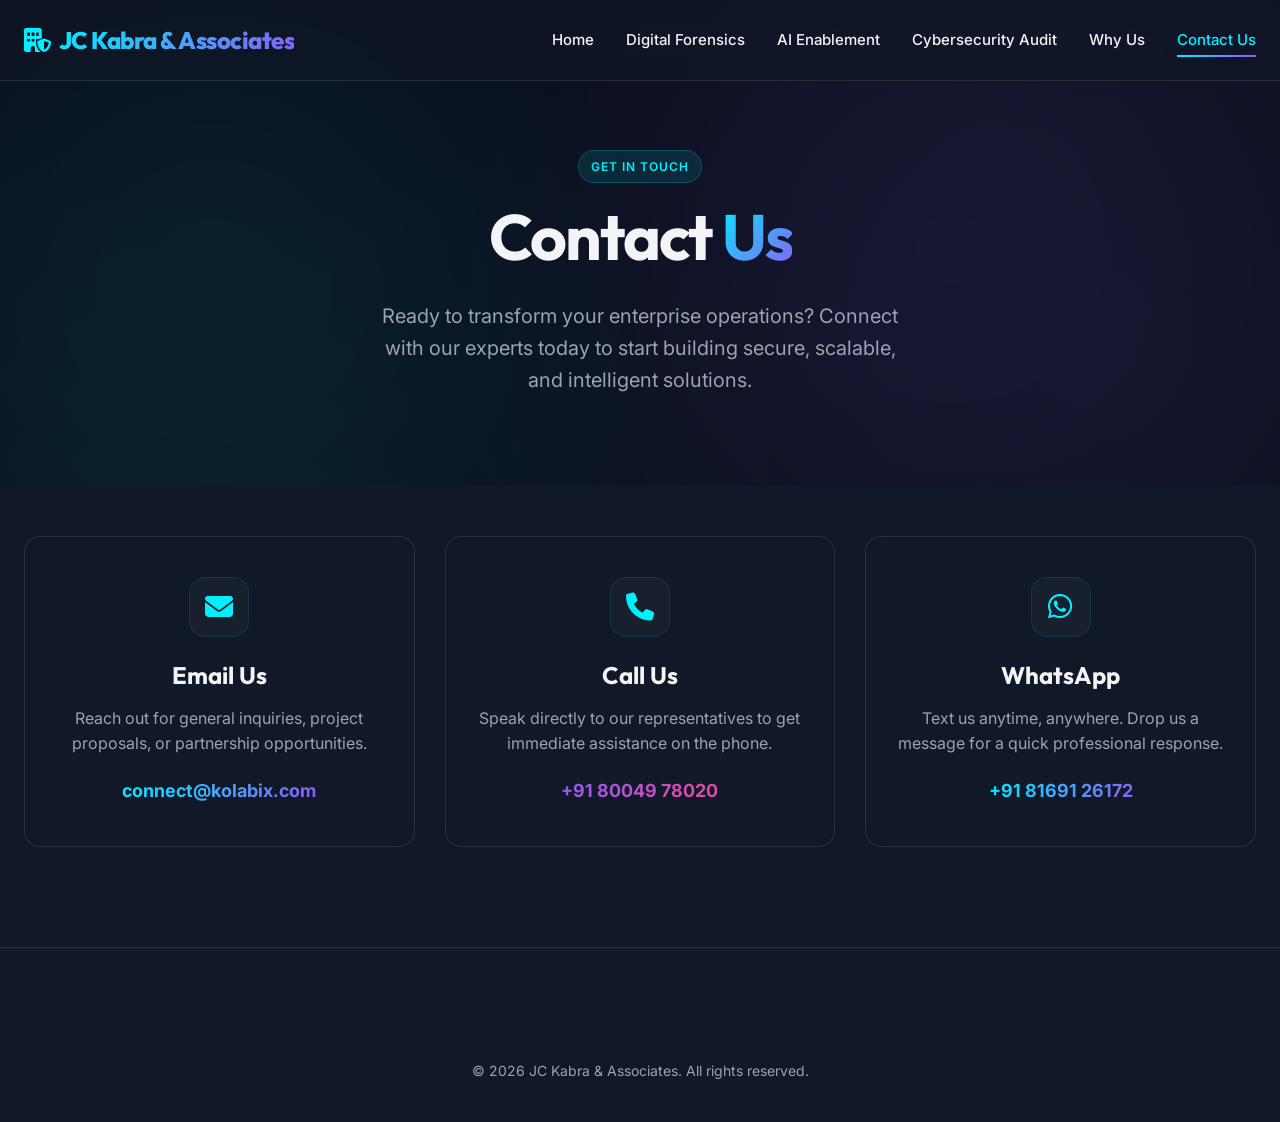
<file: Contact us.html>
<!DOCTYPE html>
<html lang="en">
<head>
    <meta charset="UTF-8">
    <meta name="viewport" content="width=device-width, initial-scale=1.0">
    <title>Contact Us - JCKCA Demo</title>
    <link rel="stylesheet" href="styles.css">
    <link rel="stylesheet" href="https://cdnjs.cloudflare.com/ajax/libs/font-awesome/6.4.0/css/all.min.css">
</head>
<body>
    <header>
        <div class="container nav-container">
            <a href="index.html" class="logo">
                <i class="fa-solid fa-building-shield" style="color: var(--accent-cyan)"></i>
                <span>JC Kabra & Associates</span>
            </a>
            
            <ul class="nav-links">
                <li><a href="index.html">Home</a></li>
                <li><a href="Digital%20Forensics.html">Digital Forensics</a></li>
                <li><a href="AI%20Enablement.html">AI Enablement</a></li>
                <li><a href="Cybersecurity%20Audit.html">Cybersecurity Audit</a></li>
                <li><a href="Why%20Us.html">Why Us</a></li>
                <li><a href="Contact%20us.html" class="active">Contact Us</a></li>
            </ul>
        </div>
    </header>

    <main>
        <section class="hero" style="min-height: 50vh; padding: 150px 0 50px;">
            <div class="container hero-grid" style="grid-template-columns: 1fr; text-align: center;">
                <div class="hero-content">
                    <span class="badge">Get In Touch</span>
                    <h1>Contact <span class="text-gradient">Us</span></h1>
                    <p style="margin: 0 auto 40px;">Ready to transform your enterprise operations? Connect with our experts today to start building secure, scalable, and intelligent solutions.</p>
                </div>
            </div>
        </section>

        <section class="section-padding" style="background: var(--bg-secondary)">
            <div class="container">
                <div class="grid-3" style="margin-top: -50px;">
                    <div class="feature-card" style="text-align: center;">
                        <div class="feature-icon" style="margin: 0 auto 24px;"><i class="fa-solid fa-envelope"></i></div>
                        <h3>Email Us</h3>
                        <p style="margin-bottom: 20px;">Reach out for general inquiries, project proposals, or partnership opportunities.</p>
                        <a href="mailto:connect@kolabix.com" class="text-gradient" style="font-size: 18px; font-weight: bold; overflow-wrap: anywhere;">connect@kolabix.com</a>
                    </div>

                    <div class="feature-card" style="text-align: center;">
                        <div class="feature-icon" style="margin: 0 auto 24px;"><i class="fa-solid fa-phone"></i></div>
                        <h3>Call Us</h3>
                        <p style="margin-bottom: 20px;">Speak directly to our representatives to get immediate assistance on the phone.</p>
                        <a href="tel:+918004978020" class="text-gradient-alt" style="font-size: 18px; font-weight: bold;">+91 80049 78020</a>
                    </div>

                    <div class="feature-card" style="text-align: center;">
                        <div class="feature-icon" style="margin: 0 auto 24px;"><i class="fa-brands fa-whatsapp"></i></div>
                        <h3>WhatsApp</h3>
                        <p style="margin-bottom: 20px;">Text us anytime, anywhere. Drop us a message for a quick professional response.</p>
                        <a href="https://wa.me/918169126172" target="_blank" class="text-gradient" style="font-size: 18px; font-weight: bold;">+91 81691 26172</a>
                    </div>
                </div>
            </div>
        </section>
    </main>

    <footer style="margin-top: 0">
        <div class="container">
            <div class="footer-bottom" style="border-top: none">
                &copy; 2026 JC Kabra & Associates. All rights reserved.
            </div>
        </div>
    </footer>
</body>
</html>
</file>
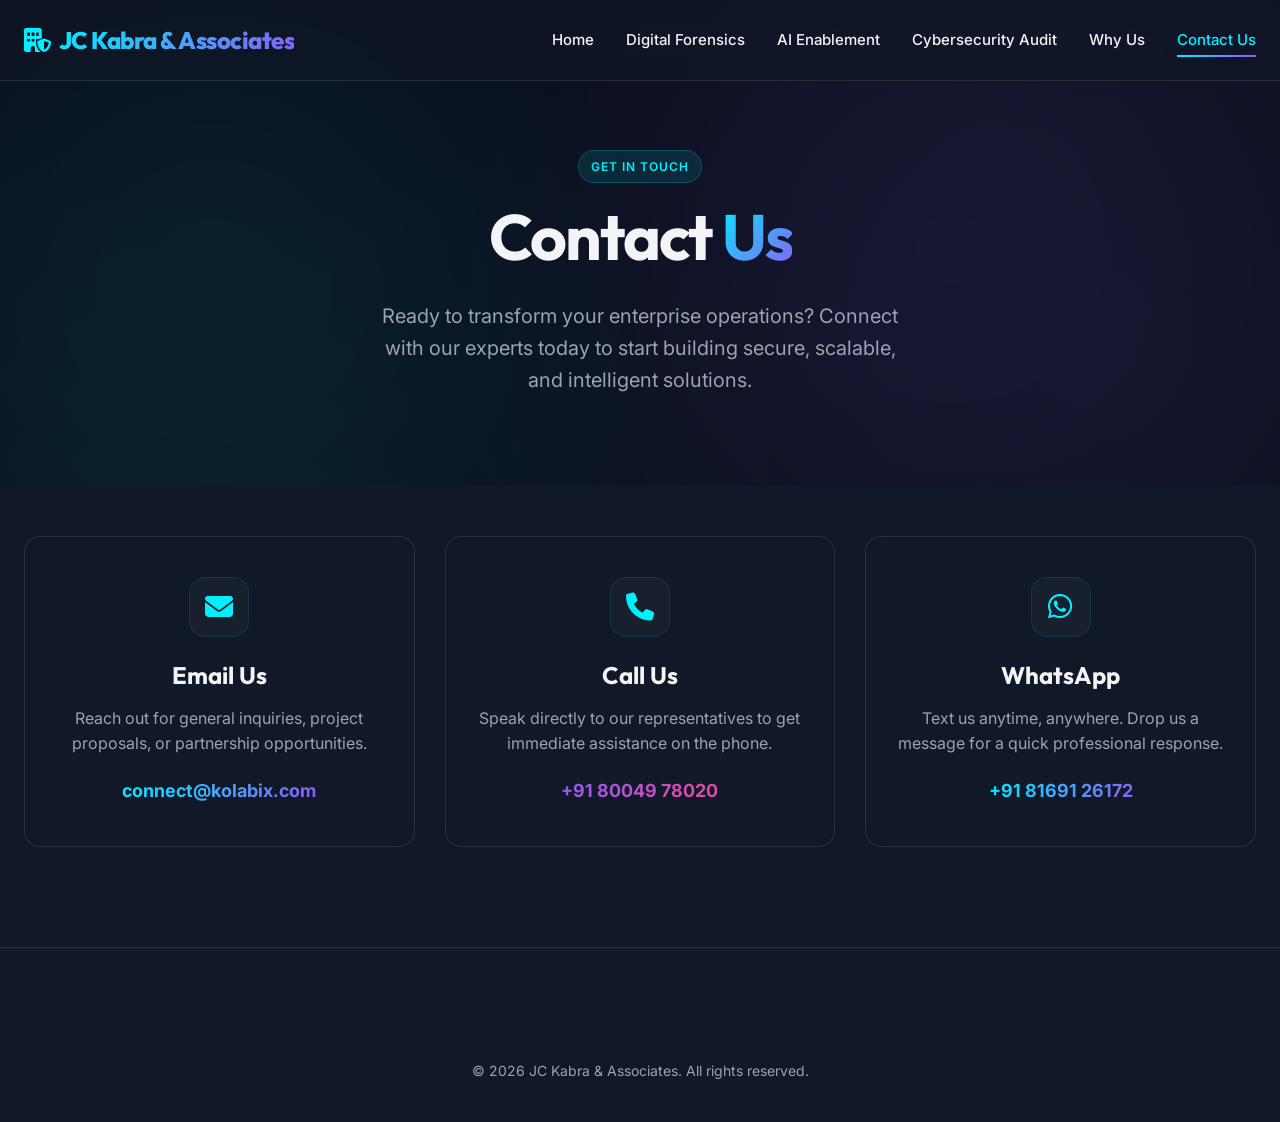
<file: Contact_Us.html>
<!DOCTYPE html>
<html lang="en">
<head>
    <meta charset="UTF-8">
    <meta name="viewport" content="width=device-width, initial-scale=1.0">
    <title>Contact Us - JCKCA Demo</title>
    <link rel="stylesheet" href="styles.css">
    <link rel="stylesheet" href="https://cdnjs.cloudflare.com/ajax/libs/font-awesome/6.4.0/css/all.min.css">
</head>
<body>
    <header>
        <div class="container nav-container">
            <a href="index.html" class="logo">
                <i class="fa-solid fa-building-shield" style="color: var(--accent-cyan)"></i>
                <span>JC Kabra & Associates</span>
            </a>
            
            <ul class="nav-links">
                <li><a href="index.html">Home</a></li>
                <li><a href="Digital_Forensics.html">Digital Forensics</a></li>
                <li><a href="AI_Enablement.html">AI Enablement</a></li>
                <li><a href="Cybersecurity_Audit.html">Cybersecurity Audit</a></li>
                <li><a href="Why_Us.html">Why Us</a></li>
                <li><a href="Contact_Us.html" class="active">Contact Us</a></li>
            </ul>
        </div>
    </header>

    <main>
        <section class="hero" style="min-height: 50vh; padding: 150px 0 50px;">
            <div class="container hero-grid" style="grid-template-columns: 1fr; text-align: center;">
                <div class="hero-content">
                    <span class="badge">Get In Touch</span>
                    <h1>Contact <span class="text-gradient">Us</span></h1>
                    <p style="margin: 0 auto 40px;">Ready to transform your enterprise operations? Connect with our experts today to start building secure, scalable, and intelligent solutions.</p>
                </div>
            </div>
        </section>

        <section class="section-padding" style="background: var(--bg-secondary)">
            <div class="container">
                <div class="grid-3" style="margin-top: -50px;">
                    <div class="feature-card" style="text-align: center;">
                        <div class="feature-icon" style="margin: 0 auto 24px;"><i class="fa-solid fa-envelope"></i></div>
                        <h3>Email Us</h3>
                        <p style="margin-bottom: 20px;">Reach out for general inquiries, project proposals, or partnership opportunities.</p>
                        <a href="mailto:connect@kolabix.com" class="text-gradient" style="font-size: 18px; font-weight: bold; overflow-wrap: anywhere;">connect@kolabix.com</a>
                    </div>

                    <div class="feature-card" style="text-align: center;">
                        <div class="feature-icon" style="margin: 0 auto 24px;"><i class="fa-solid fa-phone"></i></div>
                        <h3>Call Us</h3>
                        <p style="margin-bottom: 20px;">Speak directly to our representatives to get immediate assistance on the phone.</p>
                        <a href="tel:+918004978020" class="text-gradient-alt" style="font-size: 18px; font-weight: bold;">+91 80049 78020</a>
                    </div>

                    <div class="feature-card" style="text-align: center;">
                        <div class="feature-icon" style="margin: 0 auto 24px;"><i class="fa-brands fa-whatsapp"></i></div>
                        <h3>WhatsApp</h3>
                        <p style="margin-bottom: 20px;">Text us anytime, anywhere. Drop us a message for a quick professional response.</p>
                        <a href="https://wa.me/918169126172" target="_blank" class="text-gradient" style="font-size: 18px; font-weight: bold;">+91 81691 26172</a>
                    </div>
                </div>
            </div>
        </section>
    </main>

    <footer style="margin-top: 0">
        <div class="container">
            <div class="footer-bottom" style="border-top: none">
                &copy; 2026 JC Kabra & Associates. All rights reserved.
            </div>
        </div>
    </footer>
</body>
</html>
</file>
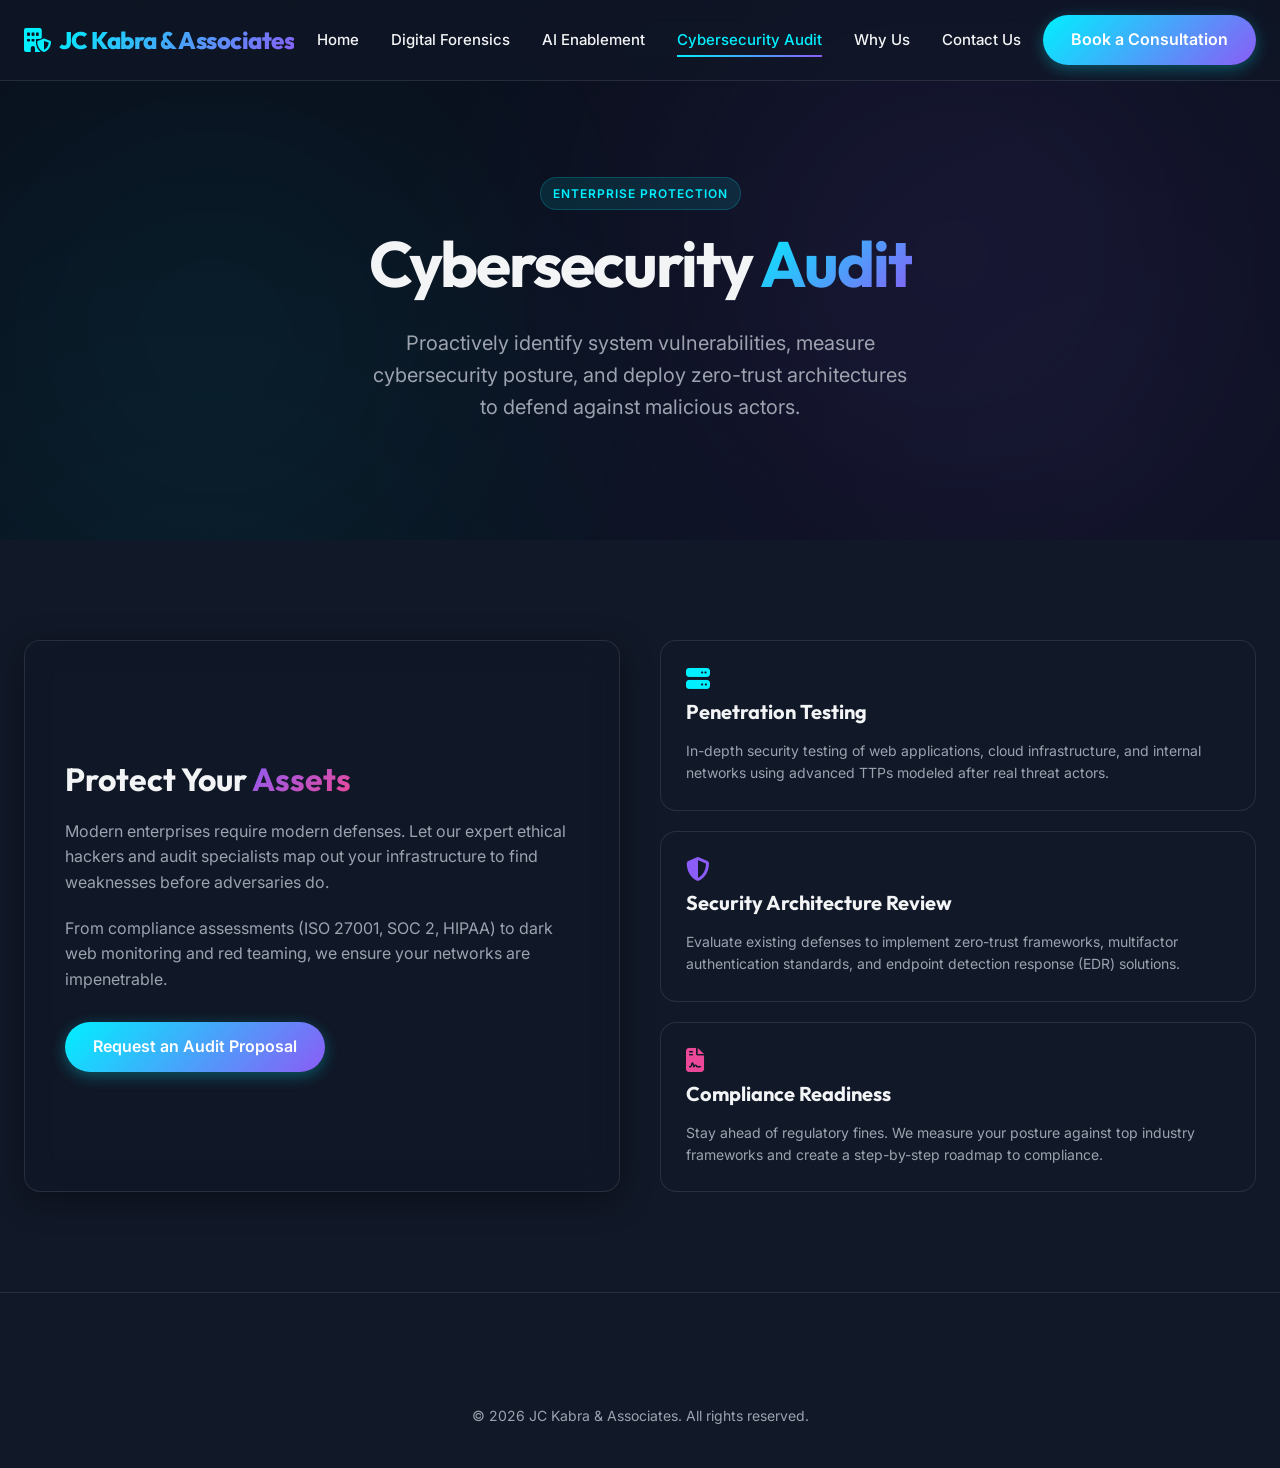
<file: Cybersecurity Audit.html>
<!DOCTYPE html>
<html lang="en">
<head>
    <meta charset="UTF-8">
    <meta name="viewport" content="width=device-width, initial-scale=1.0">
    <title>Cybersecurity Audit - JCKCA Demo</title>
    <link rel="stylesheet" href="styles.css">
    <link rel="stylesheet" href="https://cdnjs.cloudflare.com/ajax/libs/font-awesome/6.4.0/css/all.min.css">
</head>
<body>
    <header>
        <div class="container nav-container">
            <a href="index.html" class="logo">
                <i class="fa-solid fa-building-shield" style="color: var(--accent-cyan)"></i>
                <span>JC Kabra & Associates</span>
            </a>
            
            <ul class="nav-links">
                <li><a href="index.html">Home</a></li>
                <li><a href="Digital%20Forensics.html">Digital Forensics</a></li>
                <li><a href="AI%20Enablement.html">AI Enablement</a></li>
                <li><a href="Cybersecurity%20Audit.html" class="active">Cybersecurity Audit</a></li>
                <li><a href="Why%20Us.html">Why Us</a></li>
                <li><a href="Contact%20us.html">Contact Us</a></li>
            </ul>
            
            <a href="Contact%20us.html" class="btn btn-primary">Book a Consultation</a>
        </div>
    </header>

    <main>
        <section class="hero" style="min-height: 60vh; padding: 150px 0 50px;">
            <div class="container hero-grid" style="grid-template-columns: 1fr; text-align: center;">
                <div class="hero-content">
                    <span class="badge">Enterprise Protection</span>
                    <h1>Cybersecurity <span class="text-gradient">Audit</span></h1>
                    <p style="margin: 0 auto 40px;">Proactively identify system vulnerabilities, measure cybersecurity posture, and deploy zero-trust architectures to defend against malicious actors.</p>
                </div>
            </div>
        </section>

        <section class="section-padding" style="background: var(--bg-secondary)">
            <div class="container">
                <div class="grid-2">
                    <div class="glass-panel" style="display: flex; flex-direction: column; justify-content: center;">
                        <h2 style="font-size: 32px; margin-bottom: 20px;">Protect Your <span class="text-gradient-alt">Assets</span></h2>
                        <p style="color: var(--text-secondary); margin-bottom: 20px;">Modern enterprises require modern defenses. Let our expert ethical hackers and audit specialists map out your infrastructure to find weaknesses before adversaries do.</p>
                        <p style="color: var(--text-secondary); margin-bottom: 30px;">From compliance assessments (ISO 27001, SOC 2, HIPAA) to dark web monitoring and red teaming, we ensure your networks are impenetrable.</p>
                        <a href="Contact%20us.html" class="btn btn-primary" style="align-self: flex-start;">Request an Audit Proposal</a>
                    </div>
                    
                    <div style="display: grid; grid-template-columns: 1fr; gap: 20px;">
                        <div class="feature-card" style="padding: 25px;">
                            <i class="fa-solid fa-server" style="font-size: 24px; color: var(--accent-cyan); margin-bottom: 10px;"></i>
                            <h3 style="font-size: 20px;">Penetration Testing</h3>
                            <p style="font-size: 14px;">In-depth security testing of web applications, cloud infrastructure, and internal networks using advanced TTPs modeled after real threat actors.</p>
                        </div>
                        <div class="feature-card" style="padding: 25px;">
                            <i class="fa-solid fa-shield-halved" style="font-size: 24px; color: var(--accent-purple); margin-bottom: 10px;"></i>
                            <h3 style="font-size: 20px;">Security Architecture Review</h3>
                            <p style="font-size: 14px;">Evaluate existing defenses to implement zero-trust frameworks, multifactor authentication standards, and endpoint detection response (EDR) solutions.</p>
                        </div>
                        <div class="feature-card" style="padding: 25px;">
                            <i class="fa-solid fa-file-contract" style="font-size: 24px; color: var(--accent-pink); margin-bottom: 10px;"></i>
                            <h3 style="font-size: 20px;">Compliance Readiness</h3>
                            <p style="font-size: 14px;">Stay ahead of regulatory fines. We measure your posture against top industry frameworks and create a step-by-step roadmap to compliance.</p>
                        </div>
                    </div>
                </div>
            </div>
        </section>
    </main>

    <footer style="margin-top: 0">
        <div class="container">
            <div class="footer-bottom" style="border-top: none">
                &copy; 2026 JC Kabra & Associates. All rights reserved.
            </div>
        </div>
    </footer>
</body>
</html>
</file>
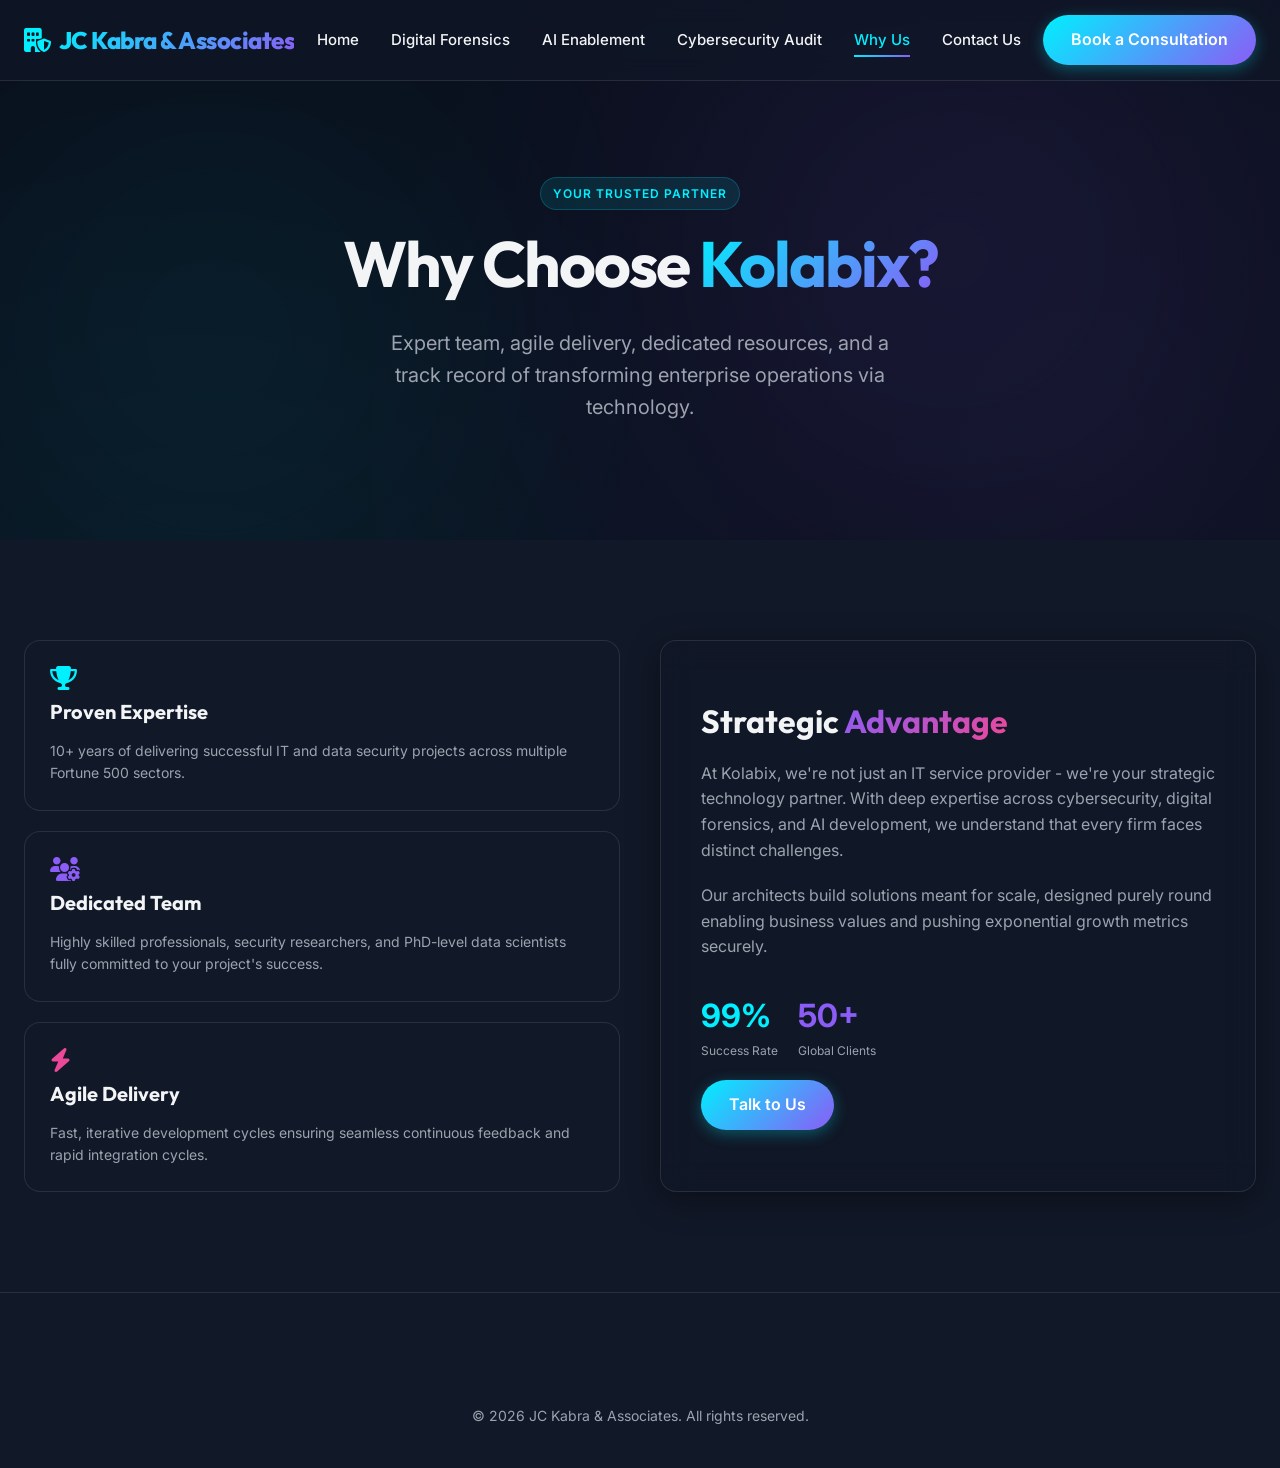
<file: Why Us.html>
<!DOCTYPE html>
<html lang="en">
<head>
    <meta charset="UTF-8">
    <meta name="viewport" content="width=device-width, initial-scale=1.0">
    <title>Why Us - JCKCA Demo</title>
    <link rel="stylesheet" href="styles.css">
    <link rel="stylesheet" href="https://cdnjs.cloudflare.com/ajax/libs/font-awesome/6.4.0/css/all.min.css">
</head>
<body>
    <header>
        <div class="container nav-container">
            <a href="index.html" class="logo">
                <i class="fa-solid fa-building-shield" style="color: var(--accent-cyan)"></i>
                <span>JC Kabra & Associates</span>
            </a>
            
            <ul class="nav-links">
                <li><a href="index.html">Home</a></li>
                <li><a href="Digital%20Forensics.html">Digital Forensics</a></li>
                <li><a href="AI%20Enablement.html">AI Enablement</a></li>
                <li><a href="Cybersecurity%20Audit.html">Cybersecurity Audit</a></li>
                <li><a href="Why%20Us.html" class="active">Why Us</a></li>
                <li><a href="Contact%20us.html">Contact Us</a></li>
            </ul>
            
            <a href="Contact%20us.html" class="btn btn-primary">Book a Consultation</a>
        </div>
    </header>

    <main>
        <section class="hero" style="min-height: 60vh; padding: 150px 0 50px;">
            <div class="container hero-grid" style="grid-template-columns: 1fr; text-align: center;">
                <div class="hero-content">
                    <span class="badge">Your Trusted Partner</span>
                    <h1>Why Choose <span class="text-gradient">Kolabix?</span></h1>
                    <p style="margin: 0 auto 40px;">Expert team, agile delivery, dedicated resources, and a track record of transforming enterprise operations via technology.</p>
                </div>
            </div>
        </section>

        <section class="section-padding" style="background: var(--bg-secondary)">
            <div class="container">
                <div class="grid-2">
                    <div style="display: grid; grid-template-columns: 1fr; gap: 20px;">
                        <div class="feature-card" style="padding: 25px;">
                            <i class="fa-solid fa-trophy" style="font-size: 24px; color: var(--accent-cyan); margin-bottom: 10px;"></i>
                            <h3 style="font-size: 20px;">Proven Expertise</h3>
                            <p style="font-size: 14px;">10+ years of delivering successful IT and data security projects across multiple Fortune 500 sectors.</p>
                        </div>
                        <div class="feature-card" style="padding: 25px;">
                            <i class="fa-solid fa-users-gear" style="font-size: 24px; color: var(--accent-purple); margin-bottom: 10px;"></i>
                            <h3 style="font-size: 20px;">Dedicated Team</h3>
                            <p style="font-size: 14px;">Highly skilled professionals, security researchers, and PhD-level data scientists fully committed to your project's success.</p>
                        </div>
                        <div class="feature-card" style="padding: 25px;">
                            <i class="fa-solid fa-bolt" style="font-size: 24px; color: var(--accent-pink); margin-bottom: 10px;"></i>
                            <h3 style="font-size: 20px;">Agile Delivery</h3>
                            <p style="font-size: 14px;">Fast, iterative development cycles ensuring seamless continuous feedback and rapid integration cycles.</p>
                        </div>
                    </div>

                    <div class="glass-panel" style="display: flex; flex-direction: column; justify-content: center;">
                        <h2 style="font-size: 32px; margin-bottom: 20px;">Strategic <span class="text-gradient-alt">Advantage</span></h2>
                        <p style="color: var(--text-secondary); margin-bottom: 20px;">At Kolabix, we're not just an IT service provider - we're your strategic technology partner. With deep expertise across cybersecurity, digital forensics, and AI development, we understand that every firm faces distinct challenges.</p>
                        <p style="color: var(--text-secondary); margin-bottom: 30px;">Our architects build solutions meant for scale, designed purely round enabling business values and pushing exponential growth metrics securely.</p>
                        
                        <div style="display: flex; gap: 20px; align-items: center; margin-bottom: 20px;">
                            <div>
                                <div style="font-size: 32px; font-weight: bold; color: var(--accent-cyan);">99%</div>
                                <div style="font-size: 12px; color: var(--text-secondary);">Success Rate</div>
                            </div>
                            <div>
                                <div style="font-size: 32px; font-weight: bold; color: var(--accent-purple);">50+</div>
                                <div style="font-size: 12px; color: var(--text-secondary);">Global Clients</div>
                            </div>
                        </div>

                        <a href="Contact%20us.html" class="btn btn-primary" style="align-self: flex-start;">Talk to Us</a>
                    </div>
                </div>
            </div>
        </section>
    </main>

    <footer style="margin-top: 0">
        <div class="container">
            <div class="footer-bottom" style="border-top: none">
                &copy; 2026 JC Kabra & Associates. All rights reserved.
            </div>
        </div>
    </footer>
</body>
</html>
</file>
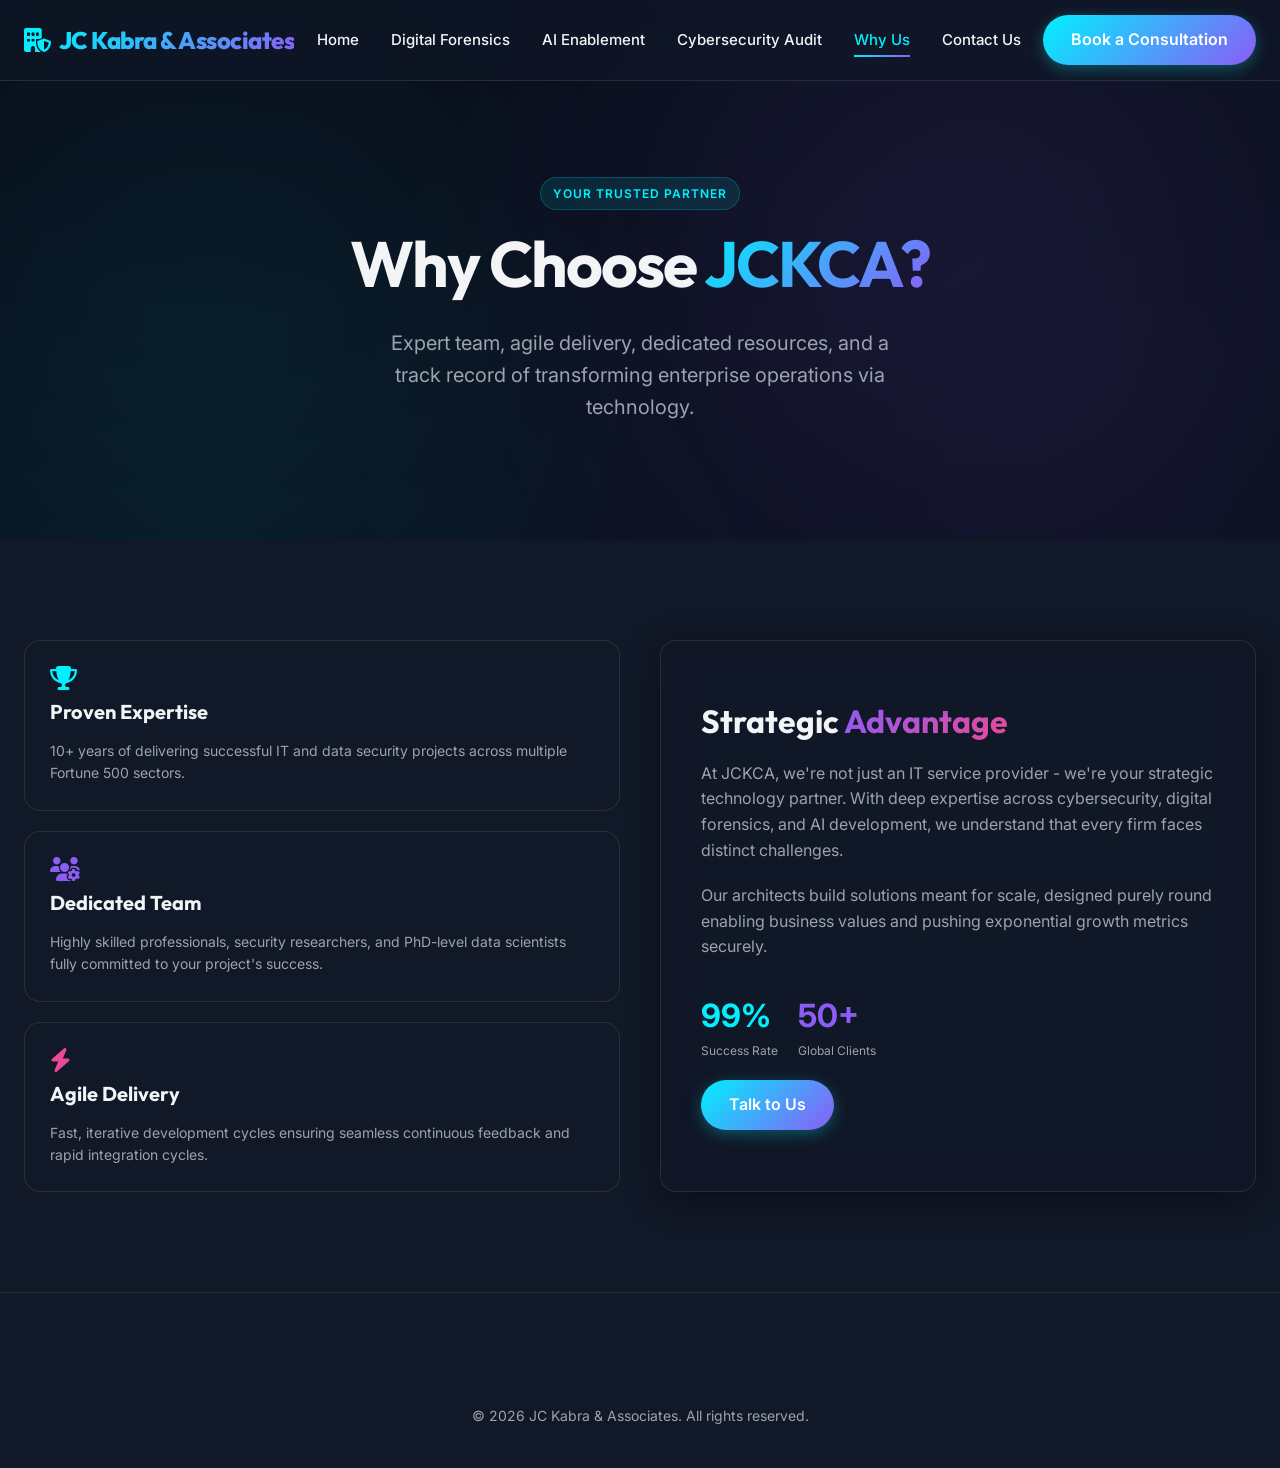
<file: Why_Us.html>
<!DOCTYPE html>
<html lang="en">
<head>
    <meta charset="UTF-8">
    <meta name="viewport" content="width=device-width, initial-scale=1.0">
    <title>Why Us - JCKCA Demo</title>
    <link rel="stylesheet" href="styles.css">
    <link rel="stylesheet" href="https://cdnjs.cloudflare.com/ajax/libs/font-awesome/6.4.0/css/all.min.css">
</head>
<body>
    <header>
        <div class="container nav-container">
            <a href="index.html" class="logo">
                <i class="fa-solid fa-building-shield" style="color: var(--accent-cyan)"></i>
                <span>JC Kabra & Associates</span>
            </a>
            
            <ul class="nav-links">
                <li><a href="index.html">Home</a></li>
                <li><a href="Digital_Forensics.html">Digital Forensics</a></li>
                <li><a href="AI_Enablement.html">AI Enablement</a></li>
                <li><a href="Cybersecurity_Audit.html">Cybersecurity Audit</a></li>
                <li><a href="Why_Us.html" class="active">Why Us</a></li>
                <li><a href="Contact_Us.html">Contact Us</a></li>
            </ul>
            
            <a href="Contact_Us.html" class="btn btn-primary">Book a Consultation</a>
        </div>
    </header>

    <main>
        <section class="hero" style="min-height: 60vh; padding: 150px 0 50px;">
            <div class="container hero-grid" style="grid-template-columns: 1fr; text-align: center;">
                <div class="hero-content">
                    <span class="badge">Your Trusted Partner</span>
                    <h1>Why Choose <span class="text-gradient">JCKCA?</span></h1>
                    <p style="margin: 0 auto 40px;">Expert team, agile delivery, dedicated resources, and a track record of transforming enterprise operations via technology.</p>
                </div>
            </div>
        </section>

        <section class="section-padding" style="background: var(--bg-secondary)">
            <div class="container">
                <div class="grid-2">
                    <div style="display: grid; grid-template-columns: 1fr; gap: 20px;">
                        <div class="feature-card" style="padding: 25px;">
                            <i class="fa-solid fa-trophy" style="font-size: 24px; color: var(--accent-cyan); margin-bottom: 10px;"></i>
                            <h3 style="font-size: 20px;">Proven Expertise</h3>
                            <p style="font-size: 14px;">10+ years of delivering successful IT and data security projects across multiple Fortune 500 sectors.</p>
                        </div>
                        <div class="feature-card" style="padding: 25px;">
                            <i class="fa-solid fa-users-gear" style="font-size: 24px; color: var(--accent-purple); margin-bottom: 10px;"></i>
                            <h3 style="font-size: 20px;">Dedicated Team</h3>
                            <p style="font-size: 14px;">Highly skilled professionals, security researchers, and PhD-level data scientists fully committed to your project's success.</p>
                        </div>
                        <div class="feature-card" style="padding: 25px;">
                            <i class="fa-solid fa-bolt" style="font-size: 24px; color: var(--accent-pink); margin-bottom: 10px;"></i>
                            <h3 style="font-size: 20px;">Agile Delivery</h3>
                            <p style="font-size: 14px;">Fast, iterative development cycles ensuring seamless continuous feedback and rapid integration cycles.</p>
                        </div>
                    </div>

                    <div class="glass-panel" style="display: flex; flex-direction: column; justify-content: center;">
                        <h2 style="font-size: 32px; margin-bottom: 20px;">Strategic <span class="text-gradient-alt">Advantage</span></h2>
                        <p style="color: var(--text-secondary); margin-bottom: 20px;">At JCKCA, we're not just an IT service provider - we're your strategic technology partner. With deep expertise across cybersecurity, digital forensics, and AI development, we understand that every firm faces distinct challenges.</p>
                        <p style="color: var(--text-secondary); margin-bottom: 30px;">Our architects build solutions meant for scale, designed purely round enabling business values and pushing exponential growth metrics securely.</p>
                        
                        <div style="display: flex; gap: 20px; align-items: center; margin-bottom: 20px;">
                            <div>
                                <div style="font-size: 32px; font-weight: bold; color: var(--accent-cyan);">99%</div>
                                <div style="font-size: 12px; color: var(--text-secondary);">Success Rate</div>
                            </div>
                            <div>
                                <div style="font-size: 32px; font-weight: bold; color: var(--accent-purple);">50+</div>
                                <div style="font-size: 12px; color: var(--text-secondary);">Global Clients</div>
                            </div>
                        </div>

                        <a href="Contact_Us.html" class="btn btn-primary" style="align-self: flex-start;">Talk to Us</a>
                    </div>
                </div>
            </div>
        </section>
    </main>

    <footer style="margin-top: 0">
        <div class="container">
            <div class="footer-bottom" style="border-top: none">
                &copy; 2026 JC Kabra & Associates. All rights reserved.
            </div>
        </div>
    </footer>
</body>
</html>
</file>
<file: styles.css>
@import url('https://fonts.googleapis.com/css2?family=Inter:wght@300;400;500;600;700;800&family=Outfit:wght@400;500;600;700;800&display=swap');

:root {
  --bg-primary: #0a0f1c;
  --bg-secondary: #111827;
  --bg-glass: rgba(17, 24, 39, 0.7);
  --text-primary: #f3f4f6;
  --text-secondary: #9ca3af;
  --accent-cyan: #00f0ff;
  --accent-purple: #8b5cf6;
  --accent-pink: #ec4899;
  
  --gradient-primary: linear-gradient(135deg, var(--accent-cyan), var(--accent-purple));
  --gradient-secondary: linear-gradient(135deg, var(--accent-purple), var(--accent-pink));
  
  --glass-border: rgba(255, 255, 255, 0.1);
  --glass-shadow: 0 8px 32px 0 rgba(0, 0, 0, 0.37);
  
  --card-radius: 16px;
  --transition-fast: 0.2s ease;
  --transition-normal: 0.4s cubic-bezier(0.4, 0, 0.2, 1);
}

* {
  margin: 0;
  padding: 0;
  box-sizing: border-box;
}

body {
  font-family: 'Inter', sans-serif;
  background-color: var(--bg-primary);
  color: var(--text-primary);
  line-height: 1.6;
  overflow-x: hidden;
  background-image: 
    radial-gradient(circle at 15% 50%, rgba(0, 240, 255, 0.05) 0%, transparent 50%),
    radial-gradient(circle at 85% 30%, rgba(139, 92, 246, 0.05) 0%, transparent 50%);
}

h1, h2, h3, h4, h5, h6 {
  font-family: 'Outfit', sans-serif;
  font-weight: 700;
  line-height: 1.2;
}

a {
  text-decoration: none;
  color: inherit;
  transition: color var(--transition-fast);
}

.container {
  max-width: 1280px;
  margin: 0 auto;
  padding: 0 24px;
}

/* Typography elements */
.text-gradient {
  background: var(--gradient-primary);
  -webkit-background-clip: text;
  -webkit-text-fill-color: transparent;
  background-clip: text;
}

.text-gradient-alt {
  background: var(--gradient-secondary);
  -webkit-background-clip: text;
  -webkit-text-fill-color: transparent;
  background-clip: text;
}

/* Header & Nav */
header {
  position: fixed;
  top: 0;
  left: 0;
  width: 100%;
  z-index: 1000;
  background: var(--bg-glass);
  backdrop-filter: blur(12px);
  -webkit-backdrop-filter: blur(12px);
  border-bottom: 1px solid var(--glass-border);
  transition: all var(--transition-normal);
}

.nav-container {
  display: flex;
  justify-content: space-between;
  align-items: center;
  height: 80px;
}

.logo {
  font-family: 'Outfit', sans-serif;
  font-size: 24px;
  font-weight: 800;
  letter-spacing: -0.5px;
  display: flex;
  align-items: center;
  gap: 8px;
}

.logo span {
  background: var(--gradient-primary);
  -webkit-background-clip: text;
  -webkit-text-fill-color: transparent;
}

.nav-links {
  display: flex;
  gap: 32px;
  list-style: none;
}

.nav-links a {
  font-weight: 500;
  font-size: 15px;
  color: var(--text-primary);
  position: relative;
  padding: 8px 0;
}

.nav-links a::after {
  content: '';
  position: absolute;
  bottom: 0;
  left: 0;
  width: 0;
  height: 2px;
  background: var(--gradient-primary);
  transition: width var(--transition-normal);
}

.nav-links a:hover::after,
.nav-links a.active::after {
  width: 100%;
}

.nav-links a.active {
  color: var(--accent-cyan);
}

.btn {
  display: inline-block;
  padding: 12px 28px;
  border-radius: 30px;
  font-weight: 600;
  font-size: 16px;
  cursor: pointer;
  transition: all var(--transition-normal);
  border: none;
  outline: none;
}

.btn-primary {
  background: var(--gradient-primary);
  color: #fff;
  box-shadow: 0 4px 15px rgba(0, 240, 255, 0.3);
}

.btn-primary:hover {
  transform: translateY(-2px);
  box-shadow: 0 8px 25px rgba(0, 240, 255, 0.4);
  background: linear-gradient(135deg, var(--accent-purple), var(--accent-cyan));
}

.btn-outline {
  background: transparent;
  color: var(--text-primary);
  border: 1px solid var(--glass-border);
  backdrop-filter: blur(10px);
}

.btn-outline:hover {
  background: rgba(255, 255, 255, 0.05);
  border-color: var(--accent-cyan);
  color: var(--accent-cyan);
}

/* Hero Section */
.hero {
  padding: 180px 0 100px;
  min-height: 100vh;
  display: flex;
  align-items: center;
  position: relative;
}

.hero::before {
  content: '';
  position: absolute;
  top: 10%;
  right: 10%;
  width: 400px;
  height: 400px;
  background: var(--accent-purple);
  filter: blur(150px);
  opacity: 0.15;
  border-radius: 50%;
  z-index: -1;
}

.hero::after {
  content: '';
  position: absolute;
  bottom: 10%;
  left: 5%;
  width: 300px;
  height: 300px;
  background: var(--accent-cyan);
  filter: blur(150px);
  opacity: 0.15;
  border-radius: 50%;
  z-index: -1;
}

.hero-grid {
  display: grid;
  grid-template-columns: 1fr 1fr;
  gap: 60px;
  align-items: center;
}

.hero-content h1 {
  font-size: 64px;
  margin-bottom: 24px;
  letter-spacing: -2px;
}

.hero-content p {
  font-size: 20px;
  color: var(--text-secondary);
  margin-bottom: 40px;
  max-width: 540px;
}

.hero-btns {
  display: flex;
  gap: 20px;
}

.hero-image {
  position: relative;
}

.glass-panel {
  background: var(--bg-glass);
  backdrop-filter: blur(16px);
  -webkit-backdrop-filter: blur(16px);
  border: 1px solid var(--glass-border);
  border-radius: var(--card-radius);
  padding: 40px;
  box-shadow: var(--glass-shadow);
  position: relative;
  overflow: hidden;
}

.glass-panel::before {
  content: '';
  position: absolute;
  top: 0;
  left: -100%;
  width: 50%;
  height: 100%;
  background: linear-gradient(90deg, transparent, rgba(255,255,255,0.05), transparent);
  transform: skewX(-20deg);
  animation: shine 8s infinite;
}

@keyframes shine {
  0% { left: -100%; }
  20% { left: 200%; }
  100% { left: 200%; }
}

/* Feature Cards */
.section-padding {
  padding: 100px 0;
}

.section-header {
  text-align: center;
  margin-bottom: 64px;
}

.section-header h2 {
  font-size: 40px;
  margin-bottom: 16px;
}

.section-header p {
  color: var(--text-secondary);
  font-size: 18px;
  max-width: 600px;
  margin: 0 auto;
}

.grid-3 {
  display: grid;
  grid-template-columns: repeat(3, 1fr);
  gap: 30px;
}

.grid-4 {
  display: grid;
  grid-template-columns: repeat(4, 1fr);
  gap: 30px;
}

.grid-2 {
  display: grid;
  grid-template-columns: repeat(2, 1fr);
  gap: 40px;
}

.feature-card {
  background: var(--bg-secondary);
  border: 1px solid var(--glass-border);
  border-radius: var(--card-radius);
  padding: 40px 30px;
  transition: all var(--transition-normal);
  position: relative;
  overflow: hidden;
  z-index: 1;
}

.feature-card::before {
  content: '';
  position: absolute;
  top: 0;
  left: 0;
  width: 100%;
  height: 100%;
  background: var(--gradient-primary);
  opacity: 0;
  z-index: -1;
  transition: opacity var(--transition-normal);
}

.feature-card:hover {
  transform: translateY(-10px);
  border-color: transparent;
  box-shadow: 0 20px 40px rgba(0, 0, 0, 0.4);
}

.feature-card:hover::before {
  opacity: 0.05;
}

.feature-icon {
  width: 60px;
  height: 60px;
  border-radius: 16px;
  background: rgba(255, 255, 255, 0.03);
  display: flex;
  align-items: center;
  justify-content: center;
  margin-bottom: 24px;
  font-size: 28px;
  color: var(--accent-cyan);
  border: 1px solid rgba(0, 240, 255, 0.1);
  transition: all var(--transition-normal);
}

.feature-card:hover .feature-icon {
  background: var(--gradient-primary);
  color: white;
  border-color: transparent;
  transform: scale(1.1) rotate(5deg);
}

.feature-card h3 {
  font-size: 24px;
  margin-bottom: 16px;
}

.feature-card p {
  color: var(--text-secondary);
}

/* Footer */
footer {
  background: var(--bg-secondary);
  border-top: 1px solid var(--glass-border);
  padding: 80px 0 40px;
  margin-top: 50px;
}

.footer-grid {
  display: grid;
  grid-template-columns: 2fr 1fr 1fr 1fr;
  gap: 40px;
  margin-bottom: 60px;
}

.footer-about p {
  color: var(--text-secondary);
  margin-top: 16px;
  max-width: 300px;
}

.footer-links h4 {
  font-size: 18px;
  margin-bottom: 24px;
  color: #fff;
}

.footer-links ul {
  list-style: none;
}

.footer-links li {
  margin-bottom: 12px;
}

.footer-links a {
  color: var(--text-secondary);
}

.footer-links a:hover {
  color: var(--accent-cyan);
}

.footer-bottom {
  text-align: center;
  padding-top: 32px;
  border-top: 1px solid var(--glass-border);
  color: var(--text-secondary);
  font-size: 14px;
}

.badge {
  display: inline-block;
  padding: 6px 12px;
  background: rgba(0, 240, 255, 0.1);
  color: var(--accent-cyan);
  border: 1px solid rgba(0, 240, 255, 0.2);
  border-radius: 20px;
  font-size: 12px;
  font-weight: 600;
  letter-spacing: 1px;
  text-transform: uppercase;
  margin-bottom: 16px;
}

/* Responsive */
@media (max-width: 992px) {
  .hero-grid {
    grid-template-columns: 1fr;
    text-align: center;
  }
  
  .hero-content p {
    margin: 0 auto 40px;
  }
  
  .hero-btns {
    justify-content: center;
  }
  
  .grid-3 {
    grid-template-columns: repeat(2, 1fr);
  }
  
  .grid-4 {
    grid-template-columns: repeat(2, 1fr);
  }
}

@media (max-width: 768px) {
  .nav-links {
    display: none;
  }
  
  .hero-content h1 {
    font-size: 48px;
  }
  
  .grid-3, .grid-4, .grid-2 {
    grid-template-columns: 1fr;
  }
  
  .footer-grid {
    grid-template-columns: 1fr 1fr;
  }
}

@media (max-width: 480px) {
  .footer-grid {
    grid-template-columns: 1fr;
  }
  
  .hero-content h1 {
    font-size: 36px;
  }
}
</file>
